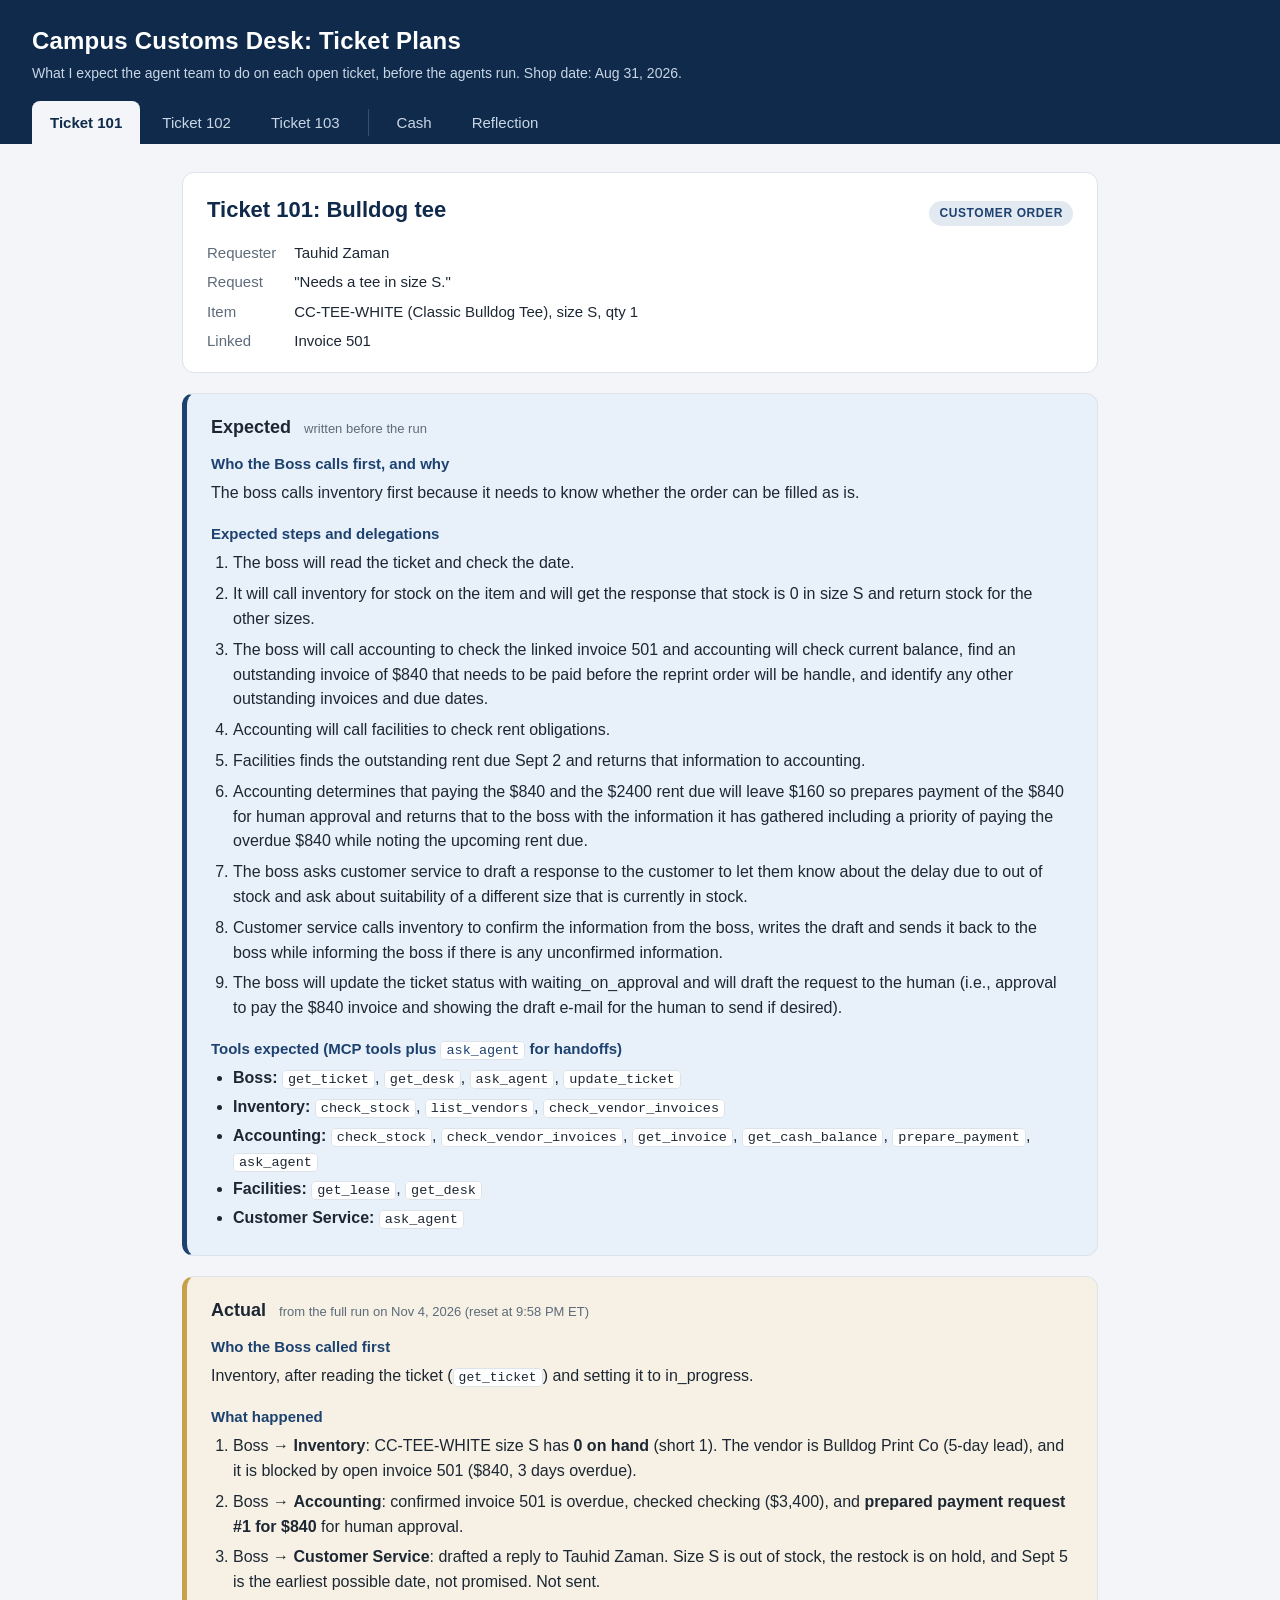
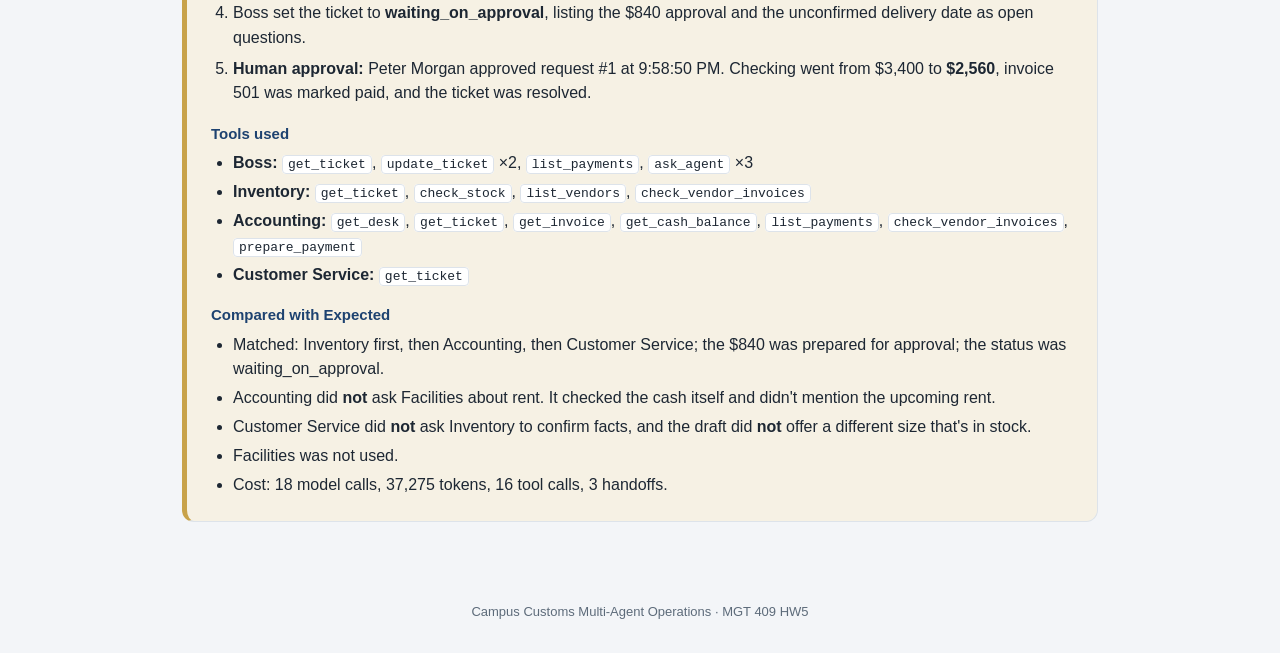
<file: hw5/output/desk_tickets.html>
<!DOCTYPE html>
<html lang="en">
<head>
<meta charset="utf-8">
<meta name="viewport" content="width=device-width, initial-scale=1">
<title>Campus Customs Desk: Ticket Plans</title>
<style>
  :root {
    --navy: #0f2a4a; --navy-2: #1d4270; --ink: #1d2733; --muted: #5d6b7a;
    --line: #dde3ea; --paper: #ffffff; --bg: #f3f5f8; --accent: #c8a24a;
    --expected: #e8f0fa; --actual: #f6f1e4;
  }
  * { box-sizing: border-box; }
  body { margin: 0; font: 16px/1.55 -apple-system, BlinkMacSystemFont, "Segoe UI", Helvetica, Arial, sans-serif;
         color: var(--ink); background: var(--bg); }
  header { background: var(--navy); color: #fff; padding: 22px 32px 0; }
  header h1 { margin: 0; font-size: 24px; letter-spacing: .2px; }
  header p { margin: 4px 0 16px; color: #c9d6e6; font-size: 14px; }
  nav { display: flex; gap: 4px; flex-wrap: wrap; }
  nav button { border: 0; background: transparent; color: #c9d6e6; font: inherit; font-size: 15px;
               padding: 10px 18px; border-radius: 8px 8px 0 0; cursor: pointer; }
  nav button:hover { color: #fff; background: var(--navy-2); }
  nav button.active { background: var(--bg); color: var(--navy); font-weight: 600; }
  nav .sep { width: 1px; background: #33507a; margin: 8px 6px; }
  main { max-width: 980px; margin: 0 auto; padding: 28px 32px 60px; }
  .tab { display: none; }
  .tab.active { display: block; }
  .card { background: var(--paper); border: 1px solid var(--line); border-radius: 12px; padding: 20px 24px; margin-bottom: 20px; }
  .ticket-head { display: flex; justify-content: space-between; align-items: baseline; gap: 12px; flex-wrap: wrap; }
  .ticket-head h2 { margin: 0; font-size: 22px; color: var(--navy); }
  .pill { font-size: 12px; text-transform: uppercase; letter-spacing: .6px; padding: 3px 10px; border-radius: 999px;
          background: #e3e9f1; color: var(--navy-2); font-weight: 600; }
  dl.facts { display: grid; grid-template-columns: max-content 1fr; gap: 6px 18px; margin: 14px 0 0; font-size: 15px; }
  dl.facts dt { color: var(--muted); }
  dl.facts dd { margin: 0; }
  section.plan { border-radius: 12px; padding: 20px 24px; margin-bottom: 20px; border: 1px solid var(--line); }
  section.expected { background: var(--expected); border-left: 5px solid var(--navy-2); }
  section.actual { background: var(--actual); border-left: 5px solid var(--accent); min-height: 180px; }
  section.plan h3 { margin: 0 0 10px; font-size: 18px; }
  section.plan h3 small { font-weight: 400; color: var(--muted); font-size: 13px; margin-left: 8px; }
  section.plan h4 { margin: 16px 0 6px; font-size: 15px; color: var(--navy-2); }
  section.plan h4:first-of-type { margin-top: 4px; }
  section.plan p { margin: 0; }
  ol.steps { margin: 0; padding-left: 22px; }
  ul.tools { margin: 0; padding-left: 22px; }
  ul.tools li { margin: 4px 0; }
  code { font: 13.5px ui-monospace, SFMono-Regular, Menlo, monospace; background: #fff; padding: 1px 5px; border-radius: 4px; border: 1px solid var(--line); }
  ol.steps li { margin: 6px 0; }
  .placeholder { color: var(--muted); font-style: italic; }
  table.cash { width: 100%; border-collapse: collapse; margin: 14px 0 8px; font-size: 14.5px; }
  table.cash th, table.cash td { border-bottom: 1px solid var(--line); padding: 9px 10px; text-align: left; vertical-align: top; }
  table.cash th { font-size: 12px; text-transform: uppercase; letter-spacing: .6px; color: var(--muted); }
  table.cash .num { text-align: right; white-space: nowrap; font-variant-numeric: tabular-nums; }
  table.cash .neg { color: #b5121b; }
  table.cash tfoot td { border-top: 2px solid var(--navy); border-bottom: 0; }
  .card h4 { margin: 16px 0 6px; font-size: 15px; color: var(--navy-2); }
  .card ul.tools { margin: 0; padding-left: 22px; }
  .card code, .actual code { font: 13px ui-monospace, Menlo, monospace; }
  footer { text-align: center; color: var(--muted); font-size: 13px; padding-bottom: 30px; }
</style>
</head>
<body>
<header>
  <h1>Campus Customs Desk: Ticket Plans</h1>
  <p>What I expect the agent team to do on each open ticket, before the agents run. Shop date: Aug 31, 2026.</p>
  <nav>
    <button data-tab="t101" class="active">Ticket 101</button>
    <button data-tab="t102">Ticket 102</button>
    <button data-tab="t103">Ticket 103</button>
    <span class="sep"></span>
    <button data-tab="cash">Cash</button>
    <button data-tab="reflection">Reflection</button>
  </nav>
</header>

<main>
  <!-- ============================== Ticket 101 ============================== -->
  <div class="tab active" id="t101">
    <div class="card">
      <div class="ticket-head"><h2>Ticket 101: Bulldog tee</h2><span class="pill">customer order</span></div>
      <dl class="facts">
        <dt>Requester</dt><dd>Tauhid Zaman</dd>
        <dt>Request</dt><dd>"Needs a tee in size S."</dd>
        <dt>Item</dt><dd>CC-TEE-WHITE (Classic Bulldog Tee), size S, qty 1</dd>
        <dt>Linked</dt><dd>Invoice 501</dd>
      </dl>
    </div>
    <section class="plan expected">
      <h3>Expected <small>written before the run</small></h3>
      <h4>Who the Boss calls first, and why</h4>
      <p>The boss calls inventory first because it needs to know whether the order can be filled as is.</p>
      <h4>Expected steps and delegations</h4>
      <ol class="steps">
        <li>The boss will read the ticket and check the date.</li>
        <li>It will call inventory for stock on the item and will get the response that stock is 0 in size S and return stock for the other sizes.</li>
        <li>The boss will call accounting to check the linked invoice 501 and accounting will check current balance, find an outstanding invoice of $840 that needs to be paid before the reprint order will be handle, and identify any other outstanding invoices and due dates.</li>
        <li>Accounting will call facilities to check rent obligations.</li>
        <li>Facilities finds the outstanding rent due Sept 2 and returns that information to accounting.</li>
        <li>Accounting determines that paying the $840 and the $2400 rent due will leave $160 so prepares payment of the $840 for human approval and returns that to the boss with the information it has gathered including a priority of paying the overdue $840 while noting the upcoming rent due.</li>
        <li>The boss asks customer service to draft a response to the customer to let them know about the delay due to out of stock and ask about suitability of a different size that is currently in stock.</li>
        <li>Customer service calls inventory to confirm the information from the boss, writes the draft and sends it back to the boss while informing the boss if there is any unconfirmed information.</li>
        <li>The boss will update the ticket status with waiting_on_approval and will draft the request to the human (i.e., approval to pay the $840 invoice and showing the draft e-mail for the human to send if desired).</li>
      </ol>
      <h4>Tools expected (MCP tools plus <code>ask_agent</code> for handoffs)</h4>
      <ul class="tools">
        <li><b>Boss:</b> <code>get_ticket</code>, <code>get_desk</code>, <code>ask_agent</code>, <code>update_ticket</code></li>
        <li><b>Inventory:</b> <code>check_stock</code>, <code>list_vendors</code>, <code>check_vendor_invoices</code></li>
        <li><b>Accounting:</b> <code>check_stock</code>, <code>check_vendor_invoices</code>, <code>get_invoice</code>, <code>get_cash_balance</code>, <code>prepare_payment</code>, <code>ask_agent</code></li>
        <li><b>Facilities:</b> <code>get_lease</code>, <code>get_desk</code></li>
        <li><b>Customer Service:</b> <code>ask_agent</code></li>
      </ul>
    </section>
    <section class="plan actual">
      <h3>Actual <small>from the full run on Nov 4, 2026 (reset at 9:58 PM ET)</small></h3>
      <h4>Who the Boss called first</h4>
      <p>Inventory, after reading the ticket (<code>get_ticket</code>) and setting it to in_progress.</p>
      <h4>What happened</h4>
      <ol class="steps">
        <li>Boss → <b>Inventory</b>: CC-TEE-WHITE size S has <b>0 on hand</b> (short 1). The vendor is Bulldog Print Co (5-day lead), and it is blocked by open invoice 501 ($840, 3 days overdue).</li>
        <li>Boss → <b>Accounting</b>: confirmed invoice 501 is overdue, checked checking ($3,400), and <b>prepared payment request #1 for $840</b> for human approval.</li>
        <li>Boss → <b>Customer Service</b>: drafted a reply to Tauhid Zaman. Size S is out of stock, the restock is on hold, and Sept 5 is the earliest possible date, not promised. Not sent.</li>
        <li>Boss set the ticket to <b>waiting_on_approval</b>, listing the $840 approval and the unconfirmed delivery date as open questions.</li>
        <li><b>Human approval:</b> Peter Morgan approved request #1 at 9:58:50 PM. Checking went from $3,400 to <b>$2,560</b>, invoice 501 was marked paid, and the ticket was resolved.</li>
      </ol>
      <h4>Tools used</h4>
      <ul class="tools">
        <li><b>Boss:</b> <code>get_ticket</code>, <code>update_ticket</code> ×2, <code>list_payments</code>, <code>ask_agent</code> ×3</li>
        <li><b>Inventory:</b> <code>get_ticket</code>, <code>check_stock</code>, <code>list_vendors</code>, <code>check_vendor_invoices</code></li>
        <li><b>Accounting:</b> <code>get_desk</code>, <code>get_ticket</code>, <code>get_invoice</code>, <code>get_cash_balance</code>, <code>list_payments</code>, <code>check_vendor_invoices</code>, <code>prepare_payment</code></li>
        <li><b>Customer Service:</b> <code>get_ticket</code></li>
      </ul>
      <h4>Compared with Expected</h4>
      <ul class="tools">
        <li>Matched: Inventory first, then Accounting, then Customer Service; the $840 was prepared for approval; the status was waiting_on_approval.</li>
        <li>Accounting did <b>not</b> ask Facilities about rent. It checked the cash itself and didn't mention the upcoming rent.</li>
        <li>Customer Service did <b>not</b> ask Inventory to confirm facts, and the draft did <b>not</b> offer a different size that's in stock.</li>
        <li>Facilities was not used.</li>
        <li>Cost: 18 model calls, 37,275 tokens, 16 tool calls, 3 handoffs.</li>
      </ul>
    </section>
  </div>

  <!-- ============================== Ticket 102 ============================== -->
  <div class="tab" id="t102">
    <div class="card">
      <div class="ticket-head"><h2>Ticket 102: Rent due</h2><span class="pill">rent notice</span></div>
      <dl class="facts">
        <dt>Requester</dt><dd>Elm City Properties</dd>
        <dt>Request</dt><dd>"Email: shop rent due in 2 days."</dd>
        <dt>Linked</dt><dd>Lease 1</dd>
      </dl>
    </div>
    <section class="plan expected">
      <h3>Expected <small>written before the run</small></h3>
      <h4>Who the Boss calls first, and why</h4>
      <p>The boss calls facilities first because it needs to confirm that the lease is due and the amount.</p>
      <h4>Expected steps and delegations</h4>
      <ol class="steps">
        <li>The boss reads the ticket and asks facilities to confirm the lease and due date of payment.</li>
        <li>Facilities does that and calls accounting to check cash balance and prepare the payment for human approval, giving the lease id, landlord, amount, and due date for accounting to work with.</li>
        <li>Accounting does that and returns it to Facilities with the recommendation to pay given the account balance will still be positive.</li>
        <li>Facilities returns this to the boss.</li>
        <li>The boss updates the ticket status with waiting_on_approval and drafts the request to the human for consideration.</li>
      </ol>
      <h4>Tools expected (MCP tools plus <code>ask_agent</code> for handoffs)</h4>
      <ul class="tools">
        <li><b>Boss:</b> <code>get_ticket</code>, <code>get_desk</code>, <code>ask_agent</code>, <code>update_ticket</code></li>
        <li><b>Accounting:</b> <code>check_vendor_invoices</code>, <code>get_cash_balance</code>, <code>prepare_payment</code>, <code>ask_agent</code></li>
        <li><b>Facilities:</b> <code>get_lease</code>, <code>get_desk</code>, <code>ask_agent</code></li>
      </ul>
    </section>
    <section class="plan actual">
      <h3>Actual <small>from the full run on Nov 4, 2026</small></h3>
      <h4>Who the Boss called first</h4>
      <p>Facilities, after reading the ticket, setting it to in_progress, and checking the shop date (<code>get_desk</code>).</p>
      <h4>What happened</h4>
      <ol class="steps">
        <li>Boss → <b>Facilities</b>: lease 1 is the Chapel Street shop, <b>$2,400 to Elm City Properties, due Sept 2</b>, 2 days away. The notice matches the lease.</li>
        <li>Facilities → <b>Accounting</b>: checked checking ($2,560 after ticket 101) and <b>prepared rent request #2 for $2,400</b>, noting that $160 would remain, so no negative balance.</li>
        <li>Accounting → Facilities → Boss: the results came back up the chain.</li>
        <li><b>Human approval:</b> Peter Morgan approved request #2 at 9:59:10 PM, while the Boss was still finishing. Checking went from $2,560 to <b>$160</b>, and the lease's next due date moved to Oct 2.</li>
        <li>Boss checked <code>list_payments</code>, saw the rent approved and paid, and set the ticket to <b>resolved</b>.</li>
      </ol>
      <h4>Tools used</h4>
      <ul class="tools">
        <li><b>Boss:</b> <code>get_ticket</code>, <code>get_desk</code>, <code>update_ticket</code> ×2, <code>list_payments</code>, <code>ask_agent</code></li>
        <li><b>Facilities:</b> <code>get_ticket</code>, <code>get_lease</code>, <code>ask_agent</code></li>
        <li><b>Accounting:</b> <code>get_desk</code>, <code>get_lease</code>, <code>get_cash_balance</code>, <code>list_payments</code>, <code>prepare_payment</code></li>
      </ul>
      <h4>Compared with Expected</h4>
      <ul class="tools">
        <li>Matched: Facilities first; Facilities asked Accounting to prepare the rent; Accounting confirmed the balance stays positive; the result went back through Facilities to the Boss.</li>
        <li>The final status was <b>resolved</b>, not waiting_on_approval, because the approval came in before the Boss finished. The Boss saw it and closed the ticket.</li>
        <li>Accounting used <code>get_lease</code> itself instead of <code>check_vendor_invoices</code>.</li>
        <li>Cost: 14 model calls, 28,099 tokens, 12 tool calls, 2 handoffs.</li>
      </ul>
    </section>
  </div>

  <!-- ============================== Ticket 103 ============================== -->
  <div class="tab" id="t103">
    <div class="card">
      <div class="ticket-head"><h2>Ticket 103: Bulk hoodie discount</h2><span class="pill">price override</span></div>
      <dl class="facts">
        <dt>Requester</dt><dd>Yale AI Club</dd>
        <dt>Request</dt><dd>"Student org wants 20 hoodies, size M, asking for a bulk discount."</dd>
        <dt>Item</dt><dd>CC-HOOD-NAVY (Basic Hoodie Big Yale), size M, qty 20</dd>
      </dl>
    </div>
    <section class="plan expected">
      <h3>Expected <small>written before the run</small></h3>
      <h4>Who the Boss calls first, and why</h4>
      <p>The boss calls inventory first because it needs to know whether the order can be filled as is.</p>
      <h4>Expected steps and delegations</h4>
      <ol class="steps">
        <li>The boss calls inventory to consider the request for 20 hoodies size M.</li>
        <li>Inventory returns the inventory information including the shortfall of 12 hoodies relative to the order and the availability of different sizes.</li>
        <li>The boss calls accounting with the ticket and inventory information to determine the cost of reprinting the shortfall and the margin on the hoodies to return to the boss with the break even point for a discount.</li>
        <li>Accounting notes that there is not enough cash to pay for filling the order because of the shortfall.</li>
        <li>The boss receives the information and calls customer service to prepare a draft e-mail to the customer indicating the current shortfall and ask about whether filling the shortfall with other sizes is okay (and which sizes) or whether the customer would like a partial fill now and more complete fill later or would like another option.</li>
        <li>Customer service prepares the draft and sends it back to boss.</li>
        <li>The boss prepares the information for human consideration including the most immediate need of contacting the customer to consider how to proceed, what discount to offer in the correspondence to customer, and the problem that the full order cannot be supplied with the current cash on hand, unless there is prepayment.</li>
      </ol>
      <h4>Tools expected (MCP tools plus <code>ask_agent</code> for handoffs)</h4>
      <ul class="tools">
        <li><b>Boss:</b> <code>get_ticket</code>, <code>get_desk</code>, <code>ask_agent</code>, <code>update_ticket</code></li>
        <li><b>Inventory:</b> <code>check_stock</code>, <code>list_vendors</code>, <code>check_vendor_invoices</code></li>
        <li><b>Accounting:</b> <code>check_stock</code>, <code>check_vendor_invoices</code>, <code>get_invoice</code>, <code>get_cash_balance</code>, <code>check_margin</code>, <code>prepare_payment</code>, <code>ask_agent</code></li>
        <li><b>Customer Service:</b> <code>ask_agent</code></li>
      </ul>
    </section>
    <section class="plan actual">
      <h3>Actual <small>from the full run on Nov 4, 2026</small></h3>
      <h4>Who the Boss called first</h4>
      <p>Inventory, after reading the ticket, checking the shop date, and setting it to in_progress.</p>
      <h4>What happened</h4>
      <ol class="steps">
        <li>Boss → <b>Inventory</b>: <b>8 hoodies on hand</b> in size M against 20, <b>short 12</b>. Bulldog Print Co <b>can ship</b> now, because invoice 501 was paid on ticket 101. It has a 5-day lead time, so Sept 5 is the earliest restock. Inventory's first <code>list_vendors</code> call had made-up arguments, including a vendor that doesn't exist, and the server rejected it. The retry was correct.</li>
        <li>Boss → <b>Accounting</b>, which asked <b>Inventory</b> again to confirm stock and cost: the same facts, plus a <b>$264</b> cost to restock 12.</li>
        <li>Accounting ran <code>check_margin</code> three times. The <b>$22 unit cost is break-even</b>. Margin is $36 a hoodie ($720) at the $58 list price, and $30.20 a hoodie ($604) at an example 10% discount. It called the $264 an estimate and <b>prepared no purchase order</b>.</li>
        <li>Boss → <b>Customer Service</b>: drafted a reply to Yale AI Club. 8 are available now at $58, the other 12 need a restock (Sept 5 earliest, not promised), and it asks what discount they want and whether they'd take 8 now and 12 later or wait for all 20. Not sent.</li>
        <li>Boss set the ticket to <b>needs_human</b> with three open questions: the discount rate, a partial fill or waiting, and a confirmed purchase-order amount if they restock. No money moved.</li>
      </ol>
      <h4>Tools used</h4>
      <ul class="tools">
        <li><b>Boss:</b> <code>get_ticket</code>, <code>get_desk</code>, <code>update_ticket</code> ×2, <code>list_payments</code>, <code>ask_agent</code> ×3</li>
        <li><b>Inventory</b> (asked twice): <code>get_ticket</code> ×2, <code>check_stock</code> ×2, <code>get_desk</code>, <code>list_vendors</code> ×2 (one rejected), <code>check_vendor_invoices</code> ×2</li>
        <li><b>Accounting:</b> <code>get_desk</code>, <code>check_margin</code> ×3, <code>ask_agent</code></li>
        <li><b>Customer Service:</b> <code>get_ticket</code></li>
      </ul>
      <h4>Compared with Expected</h4>
      <ul class="tools">
        <li>Matched: Inventory first, then Accounting (with margins and break-even), then Customer Service with a draft asking how the club wants to proceed; the human is left to decide.</li>
        <li><b>Missed:</b> Accounting never checked the cash (<code>get_cash_balance</code> wasn't called), so nobody said that the $264 restock is more than the <b>$160</b> left. The prediction that the order "cannot be supplied with the current cash on hand, unless there is prepayment" didn't come up.</li>
        <li>The draft didn't offer other sizes (S 4, L 14, XL 6 are in stock), and it asks the club what discount it wants instead of offering one.</li>
        <li>There was one extra handoff (Accounting → Inventory) that repeated what Inventory had already found.</li>
        <li>Cost: 26 model calls, 53,583 tokens, 19 tool calls, 4 handoffs.</li>
      </ul>
    </section>
  </div>

  <!-- ============================== Cash ============================== -->
  <div class="tab" id="cash">
    <div class="card">
      <h2 style="margin:0 0 8px;color:var(--navy)">Cash</h2>
      <p>Checking account, itemized from the reset before the full run (Nov 4, 2026, 9:58:27 PM ET). Shop date: Aug 31, 2026. Only cash goes out; every payment was prepared by an agent and approved by a person.</p>
      <table class="cash">
        <thead><tr><th>When</th><th>Ticket</th><th>What happened</th><th class="num">Change</th><th class="num">Checking</th></tr></thead>
        <tbody>
          <tr><td>9:58:27 PM</td><td>—</td><td><b>Reset.</b> Original database copied over the working copy: starting balance.</td><td class="num">—</td><td class="num"><b>$3,400.00</b></td></tr>
          <tr><td>9:58:50 PM</td><td>101</td><td><b>Paid invoice 501 to Bulldog Print Co</b> (request #1, prepared by Accounting, approved by Peter Morgan). Why: the invoice was 3 days overdue, and Bulldog won't ship anything while it's open, so paying it unblocks the size S tee reprint. Invoice 501 → paid.</td><td class="num neg">−$840.00</td><td class="num">$2,560.00</td></tr>
          <tr><td>9:59:10 PM</td><td>102</td><td><b>Paid rent for lease 1 to Elm City Properties</b> (request #2, prepared by Accounting at Facilities' request, approved by Peter Morgan). Why: $2,400 rent for the Chapel Street shop was due Sept 2, 2 days away. Lease next due → Oct 2.</td><td class="num neg">−$2,400.00</td><td class="num">$160.00</td></tr>
          <tr><td>10:00 PM</td><td>103</td><td><b>No payment.</b> The team prepared no purchase order: the discount and the fill choice are still up to the club and a person. Restocking the 12 missing hoodies would cost $264 (12 × $22), which is more than the $160 left, so it couldn't be paid today without money coming in (e.g. a prepayment).</td><td class="num">$0.00</td><td class="num">$160.00</td></tr>
        </tbody>
        <tfoot><tr><td colspan="3"><b>Ending balance</b> (opening $3,400.00 − $840.00 − $2,400.00)</td><td class="num neg">−$3,240.00</td><td class="num"><b>$160.00</b></td></tr></tfoot>
      </table>
      <h4>Check against the working database</h4>
      <ul class="tools">
        <li><code>cash_accounts</code> in <code>data/campus_customs_new.db</code>: <b>checking = $160.00</b> (date 2026-08-31). <b>Matches</b> the ending balance above. ✓</li>
        <li><code>payments</code>: #1 invoice 501, $840.00, approved_by Peter Morgan; #2 rent lease 1, $2,400.00, approved_by Peter Morgan. Total $3,240.00 = $3,400.00 − $160.00. ✓</li>
        <li><code>invoices</code>: 501 is <code>paid</code>. <code>leases</code>: lease 1 next_due 2026-10-02. ✓</li>
        <li><code>payment_requests</code>: #1 and #2 approved, none pending. The balance never went negative.</li>
      </ul>
    </div>
  </div>

  <!-- ============================== Reflection ============================== -->
  <div class="tab" id="reflection">
    <div class="card">
      <h2 style="margin:0 0 8px;color:var(--navy)">Reflection</h2>

      <h4>How did the agents perform on each ticket, and why?</h4>
      <p>The agents overall did well but there were some issues. They handled the first two tickets without any problems from the agents, presenting an approval request to a human with the appropriate information. However, in the second ticket I was allowed to approve it before the agents had fully finished, resulting in the ticket showing as resolved at the time the agents finished. For the third ticket there was an issue that didn't mess with the final result - a vendor look up created a false vendor that was then rejected.</p>

      <h4>How did Actual compare to the Expected plan?</h4>
      <p>Actual compared overall well to expected but with notable differences.</p>
      <ul class="tools">
        <li><b>Ticket 101:</b> I thought accounting would ask facilities about rent because I neglected to notice that accounting could do it itself. Also customer service did not ask inventory to confirm what the boss told it about inventory, and the draft to Tauhid did not offer the tee in a size that is in stock (M 5, L 3, XL 2).</li>
        <li><b>Ticket 102:</b> There was the issue with final status being resolved because I was able to approve the request before the agents fully finished their run and that approval was acknowledged in media res by the agents. I also did not anticipate accounting using get_lease and erroneously listed check_vendor_invoices.</li>
        <li><b>Ticket 103:</b> Accounting never checked the cash so the expected message about the $264 restock expense (12 × $22) being more than the $160 balance didn't happen. The Cash tab shows only $160 was left after the $840 invoice (101) and the $2,400 rent (102) were paid. I also expected the e-mail draft to offer the other sizes but it didn't, and it asked the customer what discount it wanted while I had anticipated that that would have been presented to the human with a suggestion based on the margin. Also, accounting accessed inventory once when it should have been unnecessary.</li>
      </ul>

      <h4>What would have been simpler as one agent with tools, and why?</h4>
      <p>It would have been simpler to have a single agent for the sequential tasks without parallel processing or going back and forth. For high priority sequential actions with a linear process, like paying rent, a single agent would likely be more efficient. However, for tasks with multiple threads, like checking inventory, checking balance and other debts, checking with the customer for alternatives, the multi-agent system is better.</p>

      <h4>Three new problems this team could solve with the tools we built</h4>
      <ol class="steps">
        <li>A vendor requesting payment on an overdue bill.</li>
        <li>A customer asking to purchase an in-stock item.</li>
        <li>A request to list the sales value of current inventory.</li>
      </ol>

      <h4>Three new problems this team could not solve, and the tools and agents it would need</h4>
      <ol class="steps">
        <li><b>Adding new items to inventory.</b> This team could not manage requests about adding new items to inventory and would need a tool to categorize new items according to the existing template and add them including adding their values and margin and vendors.</li>
        <li><b>Questions about items that used to be in stock.</b> This team does not have the capability to access inventory over time information so cannot answer questions from customers about inventory that used to be in stock and who the vendor was. We'd need baseline historical information and a decision making capability (likely with human involvement) as to whether we are or are no longer working with a vendor and/or whether that vendor still can make a product.</li>
        <li><b>Working with outside agents.</b> This team cannot interact with outside agents (like a vendor's agent) to check information about availability of items and delivery time. It would need a tool for the MCP to interact with outside ones and rules for those interactions.</li>
      </ol>
    </div>
  </div>
</main>
<footer>Campus Customs Multi-Agent Operations · MGT 409 HW5</footer>

<script>
  const buttons = document.querySelectorAll("nav button");
  function show(id) {
    buttons.forEach(b => b.classList.toggle("active", b.dataset.tab === id));
    document.querySelectorAll(".tab").forEach(t => t.classList.toggle("active", t.id === id));
    history.replaceState(null, "", "#" + id);
  }
  buttons.forEach(b => b.addEventListener("click", () => show(b.dataset.tab)));
  const start = location.hash.slice(1);
  if (document.getElementById(start)) show(start);
</script>
</body>
</html>
</file>
